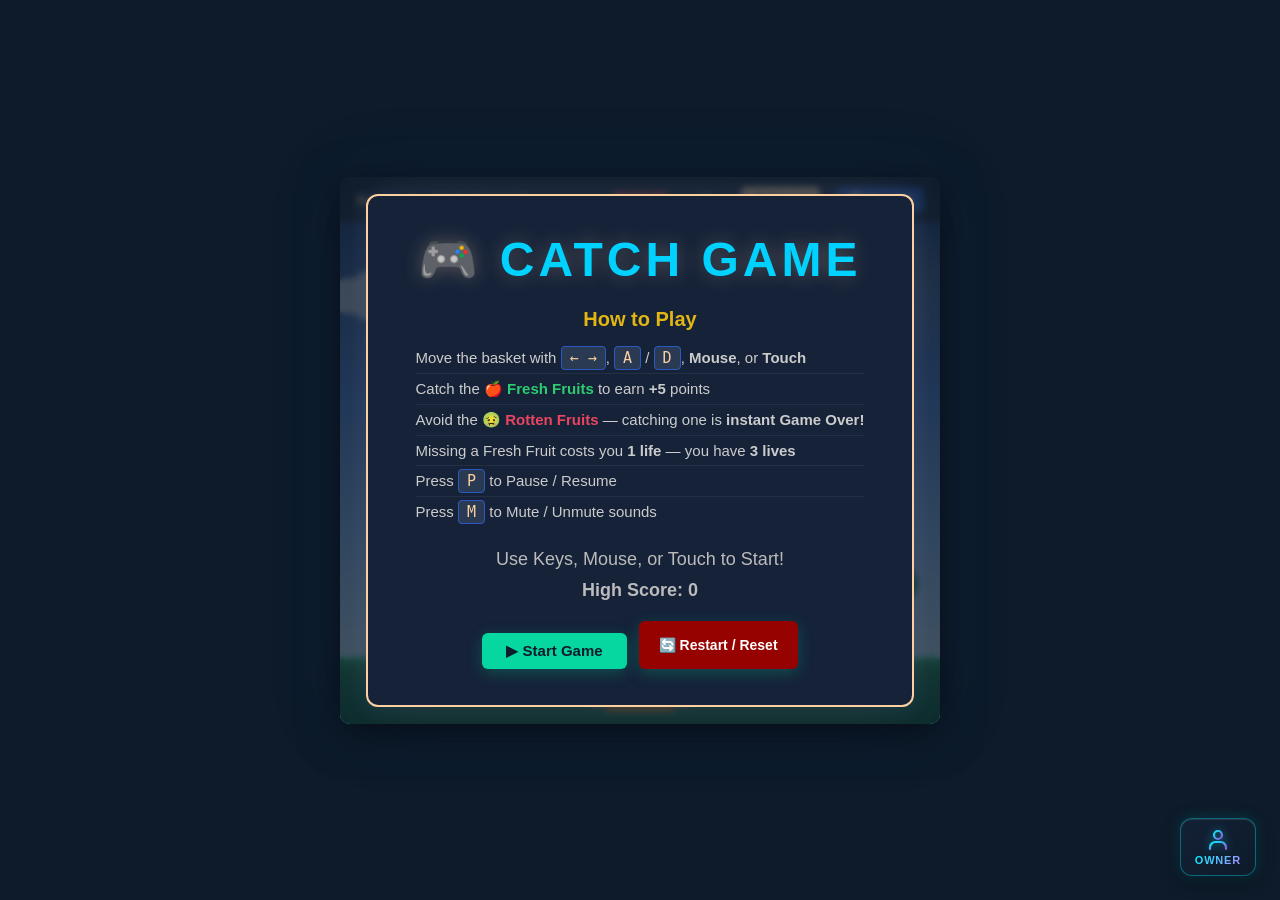
<file: CS_CRP/Homework_6/index.html>
<!DOCTYPE html>
<html lang="en">
<head>
  <meta charset="UTF-8">
  <meta name="viewport" content="width=device-width, initial-scale=1.0">
  <title>Catch Game</title>
  <link rel="stylesheet" href="style.css">
</head>
<body>
  <div id="game-wrapper">
    <!-- HUD -->
    <div id="hud">
      <div id="hud-left">
        <span>Score: <span id="hud-score">0</span></span>
        <span>High Score: <span id="hud-high">0</span></span>
        <span id="hud-new-hs" class="hud-new-hs hidden">🏆 NEW HIGH SCORE!</span>
      </div>
      <div id="hud-right">
        <span id="hud-lives">❤️❤️❤️</span>
        <button id="btn-mute" title="Toggle Sound">🔊</button>
        <button id="btn-pause">⏸ Pause</button>
        <button id="btn-restart">🔄 Restart</button>
      </div>
    </div>

    <!-- Game Canvas -->
    <canvas id="game-canvas" width="600" height="500"></canvas>

    <!-- Start / How to Play Overlay -->
    <div id="start-overlay" class="overlay">
      <div class="overlay-box start-box">
        <h1>🎮 CATCH GAME</h1>
        <div class="how-to-play">
          <h2>How to Play</h2>
          <ul>
            <li>Move the basket with <kbd>← →</kbd>, <kbd>A</kbd> / <kbd>D</kbd>, <strong>Mouse</strong>, or <strong>Touch</strong></li>
            <li>Catch the <span class="good-text">🍎 Fresh Fruits</span> to earn <strong>+5</strong> points</li>
            <li>Avoid the <span class="bad-text">🤢 Rotten Fruits</span> — catching one is <strong>instant Game Over!</strong></li>
            <li>Missing a Fresh Fruit costs you <strong>1 life</strong> — you have <strong>3 lives</strong></li>
            <li>Press <kbd>P</kbd> to Pause / Resume</li>
            <li>Press <kbd>M</kbd> to Mute / Unmute sounds</li>
          </ul>
        </div>
        <p class="start-prompt">Use Keys, Mouse, or Touch to Start!</p>
        <p class="start-hs-display">High Score: <span id="start-hs-val">0</span></p>
        <div style="display:flex; justify-content:center; gap:12px; margin-top:12px; flex-wrap:wrap;">
          <button id="btn-start-game" style="font-size:15px; font-weight:700; padding:9px 24px; background:var(--emerald); color:var(--dark-bg); border:none; border-radius:6px; cursor:pointer;">▶ Start Game</button>
          <button id="btn-reset-hs-start" style="font-size:14px; background:#960200; color:#fff; padding:9px 20px; border:none; border-radius:6px; cursor:pointer;">🔄 Restart / Reset</button>
        </div>
      </div>
    </div>

    <!-- Pause Overlay -->
    <div id="pause-overlay" class="overlay hidden">
      <div class="overlay-box">
        <h1>PAUSED</h1>
        <p>Press <kbd>P</kbd> or click Resume to continue</p>
        <button id="btn-resume">▶ Resume</button>
      </div>
    </div>

    <!-- Game Over Overlay -->
    <div id="gameover-overlay" class="overlay hidden">
      <div class="overlay-box">
        <h1>GAME OVER</h1>
        <p>Score: <span id="go-score">0</span></p>
        <p>High Score: <span id="go-high">0</span></p>
        <button id="btn-go-restart">🔄 Play Again</button>
        <button id="btn-reset-hs">🗑 Reset High Score</button>
      </div>
    </div>

    <!-- Mobile Touch Controls -->
    <div id="touch-controls">
      <button class="touch-btn" id="btn-touch-left">◀</button>
      <button class="touch-btn" id="btn-touch-right">▶</button>
    </div>
  </div>

  <!-- Owner / Portfolio Button -->
  <a id="owner-btn"
     href="https://hamzaowais-1.github.io/HeuserClg/CS_CRP/Homework_8/index.html"
     target="_blank"
     rel="noopener noreferrer"
     aria-label="View Owner's Portfolio"
     title="View Owner's Portfolio">
    <svg class="owner-icon" viewBox="0 0 24 24" fill="none" xmlns="http://www.w3.org/2000/svg" width="24" height="24">
      <defs>
        <linearGradient id="owner-gradient" x1="0%" y1="0%" x2="100%" y2="100%">
          <stop offset="0%" stop-color="#00f2fe"/>
          <stop offset="100%" stop-color="#9d4edd"/>
        </linearGradient>
      </defs>
      <circle cx="12" cy="7" r="4" stroke="url(#owner-gradient)" stroke-width="2.2" stroke-linecap="round" stroke-linejoin="round"/>
      <path d="M4 21v-1.5a5.5 5.5 0 0 1 5.5-5.5h5a5.5 5.5 0 0 1 5.5 5.5V21" stroke="url(#owner-gradient)" stroke-width="2.2" stroke-linecap="round" stroke-linejoin="round"/>
    </svg>
    <span class="owner-label">Owner</span>
  </a>

  <script src="script.js"></script>
</body>
</html>
</file>
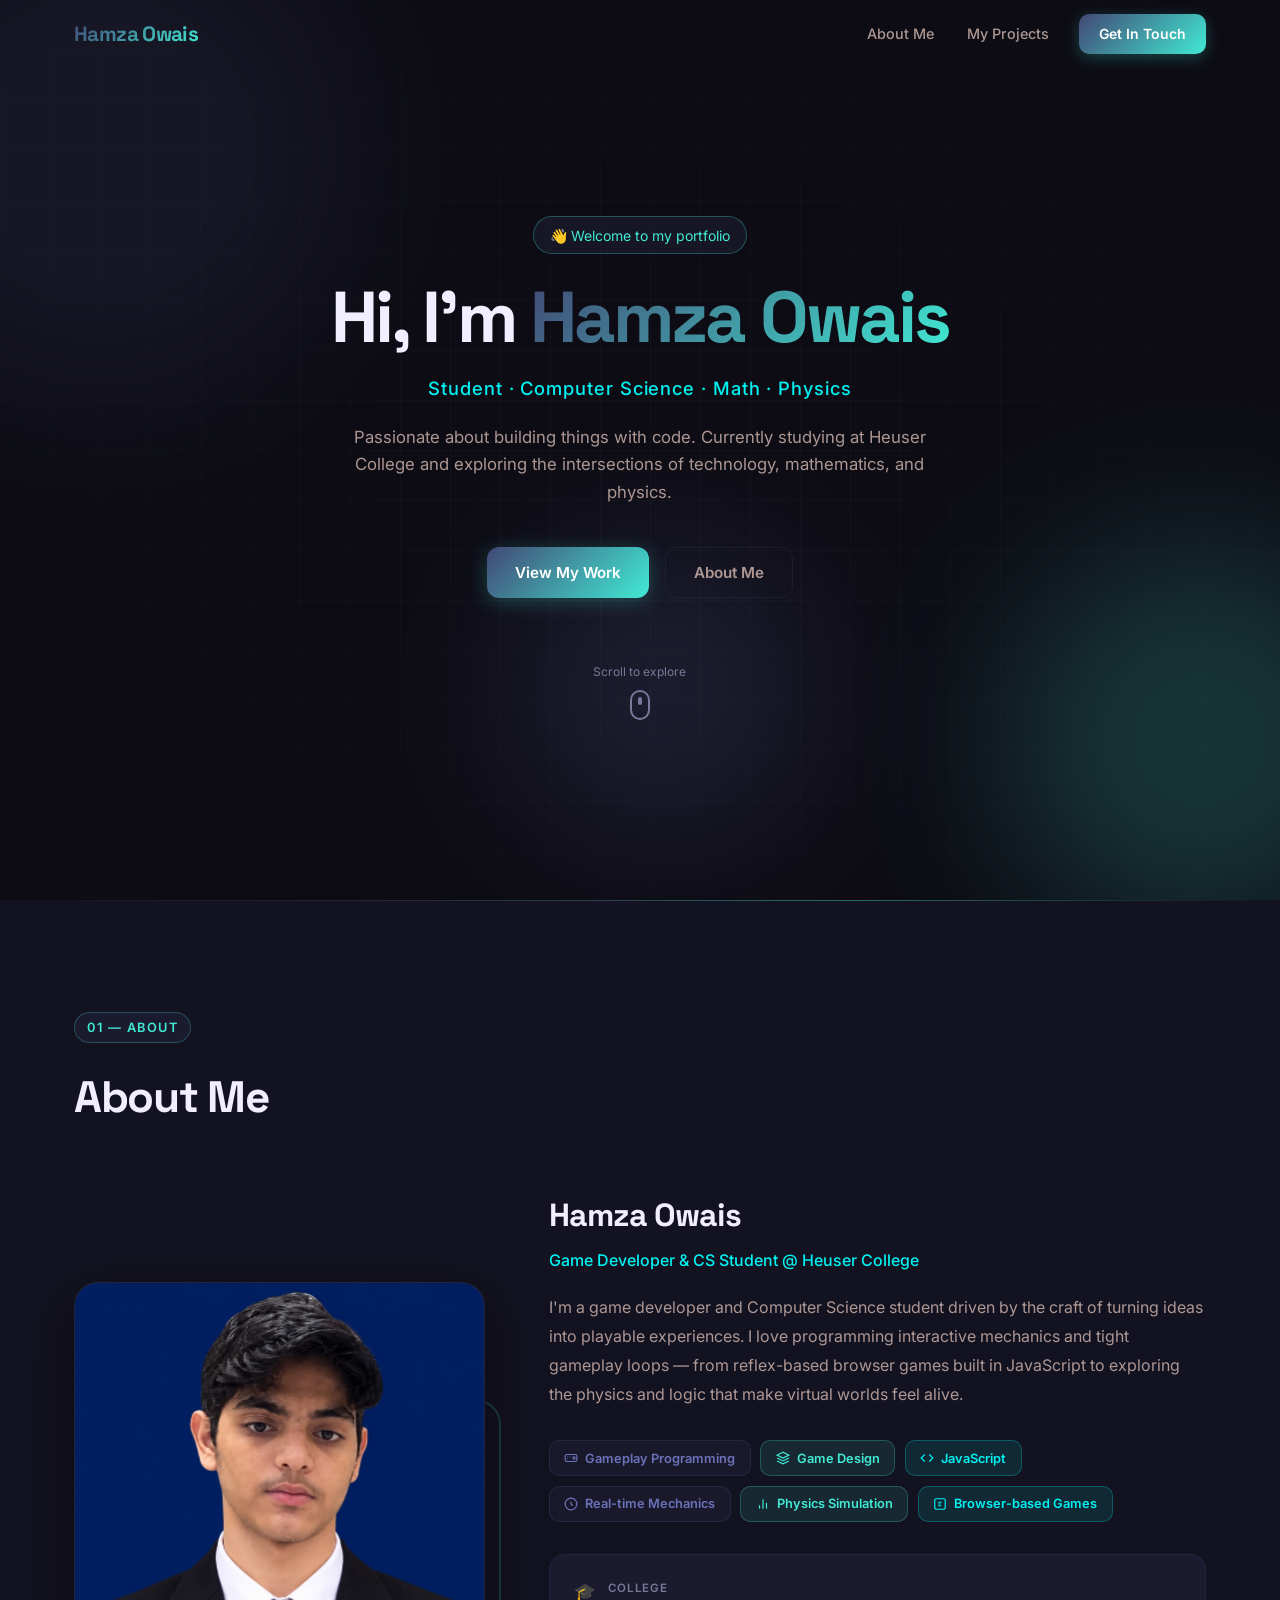
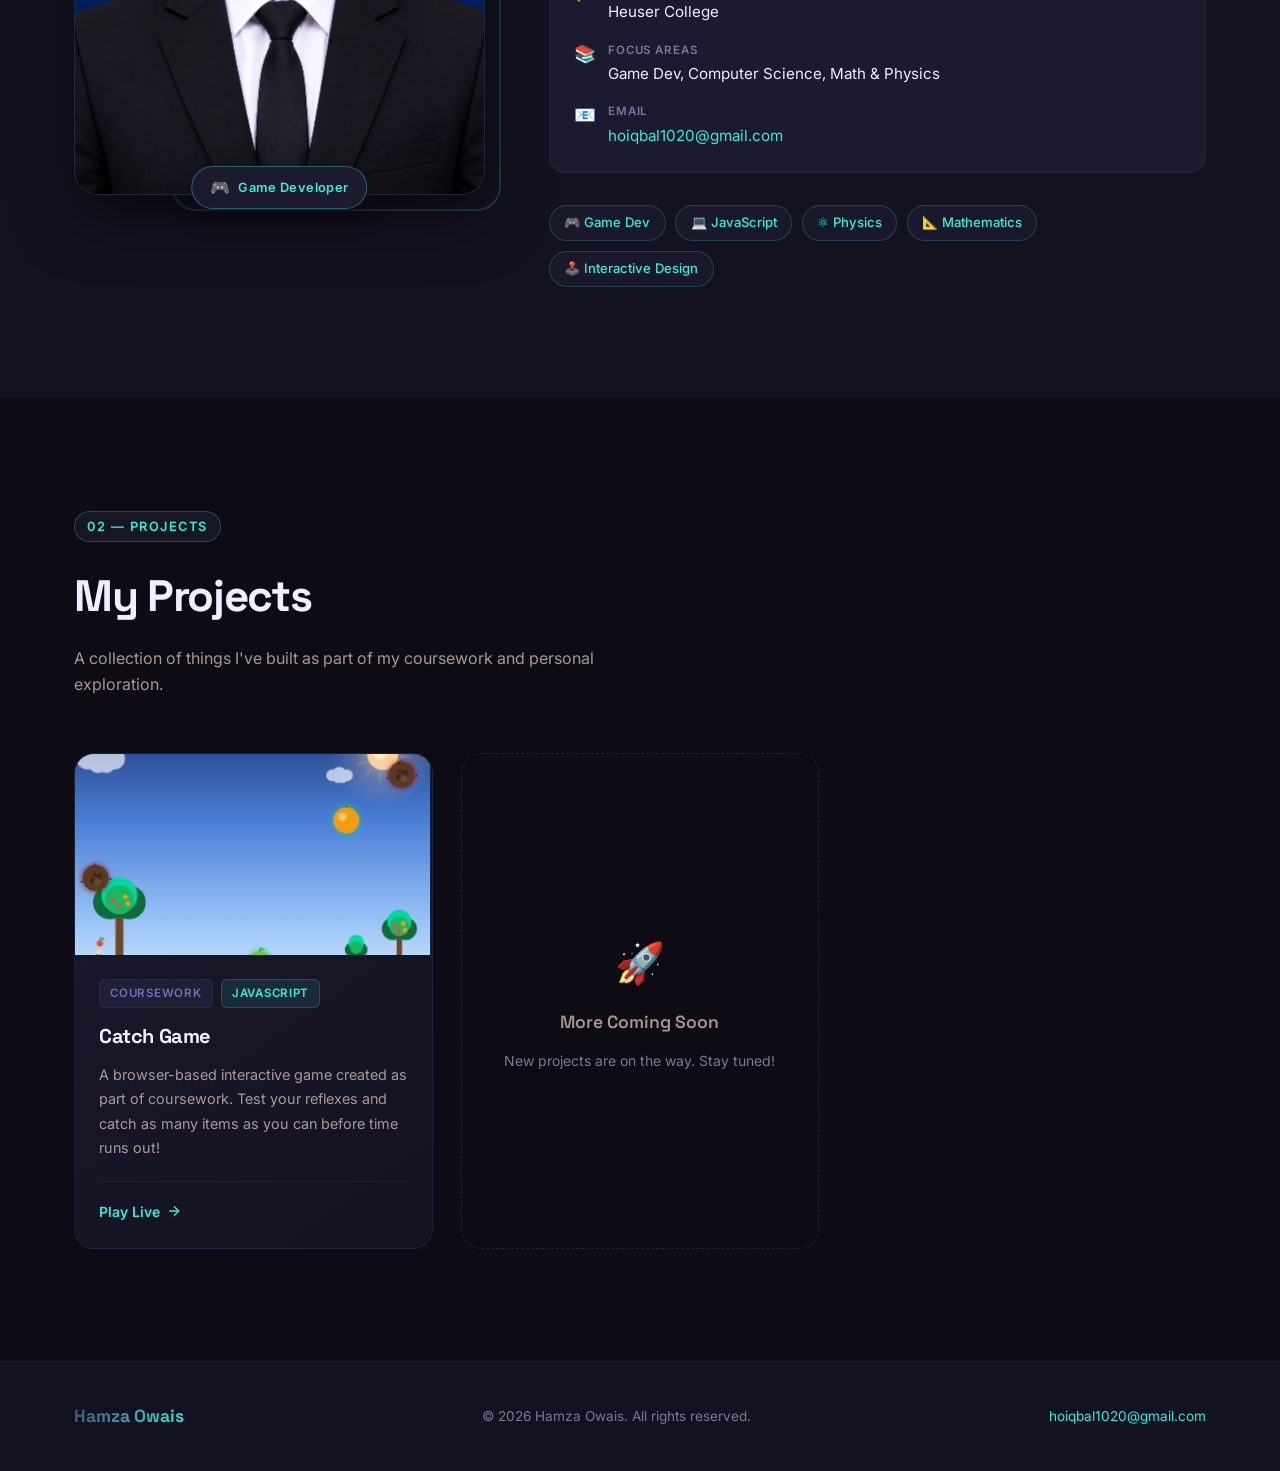
<file: CS_CRP/Homework_8/index.html>
<!DOCTYPE html>
<html lang="en">
<head>
  <meta charset="UTF-8" />
  <meta name="viewport" content="width=device-width, initial-scale=1.0" />
  <title>Hamza Owais | Portfolio</title>
  <link rel="stylesheet" href="style.css" />
  <link rel="preconnect" href="https://fonts.googleapis.com" />
  <link rel="preconnect" href="https://fonts.gstatic.com" crossorigin />
  <link href="https://fonts.googleapis.com/css2?family=Inter:wght@300;400;500;600;700;800&family=Space+Grotesk:wght@400;500;600;700&display=swap" rel="stylesheet" />
  <link href="https://fonts.googleapis.com/css2?family=Playfair+Display:ital,wght@0,400..900;1,400..900&display=swap" rel="stylesheet" />
</head>
<body>

  <!-- ═══════════════════════════════════════════
       NAVIGATION
  ════════════════════════════════════════════ -->
  <header class="navbar" id="navbar">
    <div class="nav-container">
      <a href="#hero" class="nav-logo">Hamza Owais</a>
      <button class="nav-toggle" id="navToggle" aria-label="Toggle navigation">
        <span></span><span></span><span></span>
      </button>
      <nav class="nav-links" id="navLinks">
        <a href="#about" class="nav-link">About Me</a>
        <a href="#projects" class="nav-link">My Projects</a>
        <a href="mailto:hoiqbal1020@gmail.com" class="nav-cta">Get In Touch</a>
      </nav>
    </div>
  </header>

  <!-- ═══════════════════════════════════════════
       HERO
  ════════════════════════════════════════════ -->
  <section class="hero" id="hero">
    <div class="hero-bg">
      <div class="blob blob-1"></div>
      <div class="blob blob-2"></div>
      <div class="blob blob-3"></div>
      <div class="grid-overlay"></div>
    </div>
    <div class="hero-content">
      <div class="hero-badge">👋 Welcome to my portfolio</div>
      <h1 class="hero-title">
        Hi, I'm <span class="gradient-text">Hamza Owais</span>
      </h1>
      <p class="hero-subtitle">Student · Computer Science · Math · Physics</p>
      <p class="hero-description">
        Passionate about building things with code. Currently studying at Heuser College and exploring the
        intersections of technology, mathematics, and physics.
      </p>
      <div class="hero-actions">
        <a href="#projects" class="btn btn-primary">View My Work</a>
        <a href="#about" class="btn btn-ghost">About Me</a>
      </div>
      <div class="hero-scroll-hint">
        <span>Scroll to explore</span>
        <div class="scroll-arrow"></div>
      </div>
    </div>
  </section>

  <!-- ═══════════════════════════════════════════
       ABOUT ME
  ════════════════════════════════════════════ -->
  <section class="about section" id="about">
    <div class="container">
      <div class="section-header">
        <span class="section-tag">01 — About</span>
        <h2 class="section-title">About Me</h2>
      </div>

      <div class="about-grid">
        <!-- Portrait -->
        <div class="about-image-wrapper">
          <div class="image-frame">
            <img
              src="portrait.jpg"
              alt="Hamza Owais Portrait"
              class="about-portrait"
              onerror="this.style.display='none'; this.nextElementSibling.style.display='flex';"
            />
            <!-- Fallback placeholder shown if image not found -->
            <div class="portrait-placeholder" style="display:none;">
              <svg xmlns="http://www.w3.org/2000/svg" viewBox="0 0 24 24" fill="none" stroke="currentColor" stroke-width="1.5">
                <circle cx="12" cy="8" r="4"/>
                <path d="M4 20c0-4 3.6-7 8-7s8 3 8 7"/>
              </svg>
              <span>Hamza Owais</span>
            </div>
          </div>
          <div class="image-decoration"></div>
          <!-- Floating game-dev accent badge -->
          <div class="about-float-badge">
            <span class="float-badge-icon">🎮</span>
            <span class="float-badge-text">Game Developer</span>
          </div>
        </div>

        <!-- Info -->
        <div class="about-info">
          <h3 class="about-name">Hamza Owais</h3>
          <p class="about-role">Game Developer &amp; CS Student @ Heuser College</p>

          <p class="about-bio">
            I'm a game developer and Computer Science student driven by the craft of turning
            ideas into playable experiences. I love programming interactive mechanics and
            tight gameplay loops — from reflex-based browser games built in JavaScript to
            exploring the physics and logic that make virtual worlds feel alive.
          </p>

          <!-- Skills highlight strip -->
          <div class="about-skills-strip">
            <div class="skill-pill skill-pill--primary">
              <svg class="skill-icon" xmlns="http://www.w3.org/2000/svg" viewBox="0 0 24 24" fill="none" stroke="currentColor" stroke-width="2"><rect x="2" y="6" width="20" height="12" rx="3"/><path d="M6 10h1m3 0h1M6 14h1"/><circle cx="17" cy="12" r="2"/></svg>
              Gameplay Programming
            </div>
            <div class="skill-pill skill-pill--accent">
              <svg class="skill-icon" xmlns="http://www.w3.org/2000/svg" viewBox="0 0 24 24" fill="none" stroke="currentColor" stroke-width="2"><path d="M12 2L2 7l10 5 10-5-10-5z"/><path d="M2 17l10 5 10-5"/><path d="M2 12l10 5 10-5"/></svg>
              Game Design
            </div>
            <div class="skill-pill skill-pill--success">
              <svg class="skill-icon" xmlns="http://www.w3.org/2000/svg" viewBox="0 0 24 24" fill="none" stroke="currentColor" stroke-width="2"><polyline points="16 18 22 12 16 6"/><polyline points="8 6 2 12 8 18"/></svg>
              JavaScript
            </div>
            <div class="skill-pill skill-pill--primary">
              <svg class="skill-icon" xmlns="http://www.w3.org/2000/svg" viewBox="0 0 24 24" fill="none" stroke="currentColor" stroke-width="2"><circle cx="12" cy="12" r="10"/><path d="M12 8v4l3 3"/></svg>
              Real-time Mechanics
            </div>
            <div class="skill-pill skill-pill--accent">
              <svg class="skill-icon" xmlns="http://www.w3.org/2000/svg" viewBox="0 0 24 24" fill="none" stroke="currentColor" stroke-width="2"><path d="M18 20V10"/><path d="M12 20V4"/><path d="M6 20v-6"/></svg>
              Physics Simulation
            </div>
            <div class="skill-pill skill-pill--success">
              <svg class="skill-icon" xmlns="http://www.w3.org/2000/svg" viewBox="0 0 24 24" fill="none" stroke="currentColor" stroke-width="2"><rect x="3" y="3" width="18" height="18" rx="3"/><path d="M9 9h6M9 12h4M9 15h5"/></svg>
              Browser-based Games
            </div>
          </div>

          <div class="about-details">
            <div class="detail-item">
              <span class="detail-icon">🎓</span>
              <div>
                <span class="detail-label">College</span>
                <span class="detail-value">Heuser College</span>
              </div>
            </div>
            <div class="detail-item">
              <span class="detail-icon">📚</span>
              <div>
                <span class="detail-label">Focus Areas</span>
                <span class="detail-value">Game Dev, Computer Science, Math &amp; Physics</span>
              </div>
            </div>
            <div class="detail-item">
              <span class="detail-icon">📧</span>
              <div>
                <span class="detail-label">Email</span>
                <a href="mailto:hoiqbal1020@gmail.com" class="detail-value detail-link">hoiqbal1020@gmail.com</a>
              </div>
            </div>
          </div>

          <div class="about-tags">
            <span class="tag">🎮 Game Dev</span>
            <span class="tag">💻 JavaScript</span>
            <span class="tag">⚛️ Physics</span>
            <span class="tag">📐 Mathematics</span>
            <span class="tag">🕹️ Interactive Design</span>
          </div>
        </div>
      </div>
    </div>
  </section>

  <!-- ═══════════════════════════════════════════
       MY PROJECTS
  ════════════════════════════════════════════ -->
  <section class="projects section" id="projects">
    <div class="container">
      <div class="section-header">
        <span class="section-tag">02 — Projects</span>
        <h2 class="section-title">My Projects</h2>
        <p class="section-desc">A collection of things I've built as part of my coursework and personal exploration.</p>
      </div>

      <div class="projects-grid">
        <!-- Project Card: Catch Game -->
        <a
          href="https://hamzaowais-1.github.io/Heuser/CS_CRP/Homework_6/index.html"
          target="_blank"
          rel="noopener noreferrer"
          class="project-card"
          aria-label="Catch Game - Play the game"
        >
          <div class="project-image-wrapper">
            <img
              src="catch-game-preview.png"
              alt="Catch Game Screenshot Preview"
              class="project-image"
              onerror="this.style.display='none'; this.nextElementSibling.style.display='flex';"
            />
            <!-- Fallback placeholder -->
            <div class="project-placeholder" style="display:none;">
              <span class="placeholder-emoji">🎮</span>
              <span>Catch Game</span>
            </div>
            <div class="project-overlay">
              <span class="overlay-label">
                <svg xmlns="http://www.w3.org/2000/svg" width="20" height="20" viewBox="0 0 24 24" fill="none" stroke="currentColor" stroke-width="2">
                  <path d="M18 13v6a2 2 0 0 1-2 2H5a2 2 0 0 1-2-2V8a2 2 0 0 1 2-2h6"/>
                  <polyline points="15 3 21 3 21 9"/>
                  <line x1="10" y1="14" x2="21" y2="3"/>
                </svg>
                Play Game
              </span>
            </div>
          </div>
          <div class="project-body">
            <div class="project-meta">
              <span class="project-badge">Coursework</span>
              <span class="project-badge project-badge--lang">JavaScript</span>
            </div>
            <h3 class="project-title">Catch Game</h3>
            <p class="project-desc">
              A browser-based interactive game created as part of coursework. Test your reflexes and
              catch as many items as you can before time runs out!
            </p>
            <div class="project-footer">
              <span class="project-link-label">
                Play Live
                <svg xmlns="http://www.w3.org/2000/svg" width="16" height="16" viewBox="0 0 24 24" fill="none" stroke="currentColor" stroke-width="2">
                  <line x1="5" y1="12" x2="19" y2="12"/>
                  <polyline points="12 5 19 12 12 19"/>
                </svg>
              </span>
            </div>
          </div>
        </a>

        <!-- "More Coming Soon" Card -->
        <div class="project-card project-card--soon">
          <div class="soon-content">
            <span class="soon-icon">🚀</span>
            <h3>More Coming Soon</h3>
            <p>New projects are on the way. Stay tuned!</p>
          </div>
        </div>
      </div>
    </div>
  </section>

  <!-- ═══════════════════════════════════════════
       FOOTER
  ════════════════════════════════════════════ -->
  <footer class="footer">
    <div class="container">
      <div class="footer-inner">
        <span class="footer-logo">Hamza Owais</span>
        <p class="footer-copy">© 2024 Hamza Owais. All rights reserved.</p>
        <a href="mailto:hoiqbal1020@gmail.com" class="footer-email">hoiqbal1020@gmail.com</a>
      </div>
    </div>
  </footer>

  <!-- ═══════════════════════════════════════════
       GET IN TOUCH MODAL
  ════════════════════════════════════════════ -->
  <div class="modal-overlay" id="contactModal" role="dialog" aria-modal="true" aria-labelledby="modalTitle">
    <div class="modal-box">
      <button class="modal-close" id="modalClose" aria-label="Close modal">&times;</button>

      <div class="modal-header">
        <div class="modal-icon">✉️</div>
        <h2 class="modal-title" id="modalTitle">Get in Touch</h2>
        <p class="modal-subtitle">Feel free to reach out — I'd love to connect!</p>
      </div>

      <!-- Email -->
      <div class="modal-email-block">
        <span class="modal-label">📧 Email</span>
        <div class="modal-email-row">
          <a href="mailto:hoiqbal1020@gmail.com" class="modal-email-link">hoiqbal1020@gmail.com</a>
          <button class="btn-copy" id="copyEmailBtn" aria-label="Copy email address">
            <svg xmlns="http://www.w3.org/2000/svg" width="15" height="15" viewBox="0 0 24 24" fill="none" stroke="currentColor" stroke-width="2" stroke-linecap="round" stroke-linejoin="round">
              <rect x="9" y="9" width="13" height="13" rx="2"/><path d="M5 15H4a2 2 0 0 1-2-2V4a2 2 0 0 1 2-2h9a2 2 0 0 1 2 2v1"/>
            </svg>
            <span class="copy-label">Copy</span>
          </button>
        </div>
      </div>

      <!-- Divider -->
      <div class="modal-divider">
        <span>Connect on Social</span>
      </div>

      <!-- Social links -->
      <div class="modal-socials">

        <!-- Instagram -->
        <a
          href="https://www.instagram.com/hamzaowais9?dlrf=MWRpbG8wd29idmhmZg%3D%3D&utm_source=qr"
          target="_blank"
          rel="noopener noreferrer"
          class="social-btn social-btn--instagram"
          aria-label="Instagram profile"
        >
          <svg xmlns="http://www.w3.org/2000/svg" width="20" height="20" viewBox="0 0 24 24" fill="currentColor">
            <path d="M12 2.163c3.204 0 3.584.012 4.85.07 3.252.148 4.771 1.691 4.919 4.919.058 1.265.069 1.645.069 4.849 0 3.205-.012 3.584-.069 4.849-.149 3.225-1.664 4.771-4.919 4.919-1.266.058-1.644.07-4.85.07-3.204 0-3.584-.012-4.849-.07-3.26-.149-4.771-1.699-4.919-4.92-.058-1.265-.07-1.644-.07-4.849 0-3.204.013-3.583.07-4.849.149-3.227 1.664-4.771 4.919-4.919 1.266-.057 1.645-.069 4.849-.069zM12 0C8.741 0 8.333.014 7.053.072 2.695.272.273 2.69.073 7.052.014 8.333 0 8.741 0 12c0 3.259.014 3.668.072 4.948.2 4.358 2.618 6.78 6.98 6.98C8.333 23.986 8.741 24 12 24c3.259 0 3.668-.014 4.948-.072 4.354-.2 6.782-2.618 6.979-6.98.059-1.28.073-1.689.073-4.948 0-3.259-.014-3.667-.072-4.947-.196-4.354-2.617-6.78-6.979-6.98C15.668.014 15.259 0 12 0zm0 5.838a6.162 6.162 0 1 0 0 12.324 6.162 6.162 0 0 0 0-12.324zM12 16a4 4 0 1 1 0-8 4 4 0 0 1 0 8zm6.406-11.845a1.44 1.44 0 1 0 0 2.881 1.44 1.44 0 0 0 0-2.881z"/>
          </svg>
          <span>Instagram</span>
        </a>

        <!-- Facebook -->
        <a
          href="https://www.facebook.com/profile.php?id=100093808847526"
          target="_blank"
          rel="noopener noreferrer"
          class="social-btn social-btn--facebook"
          aria-label="Facebook profile"
        >
          <svg xmlns="http://www.w3.org/2000/svg" width="20" height="20" viewBox="0 0 24 24" fill="currentColor">
            <path d="M24 12.073c0-6.627-5.373-12-12-12s-12 5.373-12 12c0 5.99 4.388 10.954 10.125 11.854v-8.385H7.078v-3.47h3.047V9.43c0-3.007 1.792-4.669 4.533-4.669 1.312 0 2.686.235 2.686.235v2.953H15.83c-1.491 0-1.956.925-1.956 1.874v2.25h3.328l-.532 3.47h-2.796v8.385C19.612 23.027 24 18.062 24 12.073z"/>
          </svg>
          <span>Facebook</span>
        </a>

        <!-- LinkedIn -->
        <a
          href="https://www.linkedin.com/in/muhammad-hamza-owais-b55314428?utm_source=share_via&utm_content=profile&utm_medium=member_ios"
          target="_blank"
          rel="noopener noreferrer"
          class="social-btn social-btn--linkedin"
          aria-label="LinkedIn profile"
        >
          <svg xmlns="http://www.w3.org/2000/svg" width="20" height="20" viewBox="0 0 24 24" fill="currentColor">
            <path d="M20.447 20.452h-3.554v-5.569c0-1.328-.027-3.037-1.852-3.037-1.853 0-2.136 1.445-2.136 2.939v5.667H9.351V9h3.414v1.561h.046c.477-.9 1.637-1.85 3.37-1.85 3.601 0 4.267 2.37 4.267 5.455v6.286zM5.337 7.433a2.062 2.062 0 0 1-2.063-2.065 2.064 2.064 0 1 1 2.063 2.065zm1.782 13.019H3.555V9h3.564v11.452zM22.225 0H1.771C.792 0 0 .774 0 1.729v20.542C0 23.227.792 24 1.771 24h20.451C23.2 24 24 23.227 24 22.271V1.729C24 .774 23.2 0 22.222 0h.003z"/>
          </svg>
          <span>LinkedIn</span>
        </a>

      </div><!-- /modal-socials -->
    </div><!-- /modal-box -->
  </div><!-- /modal-overlay -->

  <script src="script.js"></script>
</body>
</html>
</file>
<file: CS_CRP/Homework_6/style.css>
/* ===== Custom Properties (Palette Tokens) ===== */
:root {
  --soft-apricot: #fcd0a1;
  --laser-blue: #2b59c3;
  --emerald: #06d6a0;
  --oxblood: #960200;
  --turf-green: #137547;
  --dark-bg: #0d1b2a;
  --panel-bg: #152238;
}

/* ===== Reset & Base ===== */
*, *::before, *::after {
  margin: 0;
  padding: 0;
  box-sizing: border-box;
}

body {
  background: var(--dark-bg);
  display: flex;
  justify-content: center;
  align-items: center;
  min-height: 100vh;
  font-family: 'Segoe UI', Tahoma, Geneva, Verdana, sans-serif;
  color: #eee;
}

/* ===== Game Wrapper ===== */
#game-wrapper {
  position: relative;
  display: flex;
  flex-direction: column;
  align-items: center;
  border-radius: 10px;
  overflow: hidden;
  max-width: 100vw;
  box-shadow:
    0 8px 40px rgba(0, 0, 0, 0.6),
    0 0 80px rgba(43, 89, 195, 0.12);
}

/* ===== HUD ===== */
#hud {
  width: 600px;
  display: flex;
  justify-content: space-between;
  align-items: center;
  padding: 10px 16px;
  background: var(--panel-bg);
  font-size: 15px;
  gap: 12px;
  border-bottom: 2px solid rgba(43, 89, 195, 0.4);
}

#hud-left, #hud-right {
  display: flex;
  align-items: center;
  gap: 16px;
}

#hud-left span {
  color: var(--soft-apricot);
  font-weight: 600;
}

#hud button {
  padding: 5px 12px;
  border: none;
  border-radius: 5px;
  cursor: pointer;
  font-size: 13px;
  font-weight: 600;
  transition: background 0.2s, transform 0.1s;
}

#btn-pause {
  background: var(--soft-apricot);
  color: var(--dark-bg);
}
#btn-pause:hover {
  background: #e8b87e;
  transform: scale(1.05);
}

#btn-restart {
  background: var(--laser-blue);
  color: #fff;
}
#btn-restart:hover {
  background: #1e4399;
  transform: scale(1.05);
}

#btn-mute {
  background: transparent;
  color: #eee;
  font-size: 18px;
  padding: 4px 8px;
  border: 1px solid rgba(255,255,255,0.15);
  border-radius: 5px;
  cursor: pointer;
  transition: background 0.2s, transform 0.1s;
  line-height: 1;
}
#btn-mute:hover {
  background: rgba(255,255,255,0.1);
  transform: scale(1.1);
}

/* ===== Canvas ===== */
#game-canvas {
  display: block;
  background: #5a8fe6;          /* fallback before first frame paints */
  max-width: 100%;
  height: auto;
  touch-action: none;
  cursor: ew-resize;
}

/* ===== Overlays ===== */
.overlay {
  position: absolute;
  inset: 0;
  display: flex;
  justify-content: center;
  align-items: center;
  background: rgba(13, 27, 42, 0.75);
  z-index: 10;
  backdrop-filter: blur(3px);
}

.overlay.hidden {
  display: none;
}

/* ===== New High Score Badge in HUD ===== */
.hud-new-hs {
  font-size: 12px;
  font-weight: 700;
  color: #ffd700;
  background: rgba(255, 215, 0, 0.15);
  border: 1px solid #ffd700;
  border-radius: 4px;
  padding: 2px 8px;
  letter-spacing: 1px;
  animation: hs-badge-pulse 0.8s ease-in-out infinite;
}
.hud-new-hs.hidden { display: none; }

@keyframes hs-badge-pulse {
  0%, 100% { opacity: 1; transform: scale(1); }
  50% { opacity: 0.6; transform: scale(1.05); }
}

/* ===== Score Flash / Pop animation ===== */
@keyframes score-pop {
  0%   { transform: scale(1); color: var(--soft-apricot); }
  30%  { transform: scale(1.4); color: #ffd700; }
  100% { transform: scale(1); color: var(--soft-apricot); }
}
.score-pop {
  animation: score-pop 0.35s ease-out;
}

/* ===== Overlay fade transition ===== */
.overlay {
  transition: opacity 0.25s ease;
}
.overlay.fade-out {
  opacity: 0;
  pointer-events: none;
}

/* ===== Screen shake ===== */
@keyframes screen-shake {
  0%   { transform: translate(0, 0); }
  20%  { transform: translate(-4px, 2px); }
  40%  { transform: translate(4px, -2px); }
  60%  { transform: translate(-3px, 1px); }
  80%  { transform: translate(3px, -1px); }
  100% { transform: translate(0, 0); }
}
.shake {
  animation: screen-shake 0.3s ease-out;
}

/* ===== Reset HS button ===== */
#btn-reset-hs, #btn-reset-hs-start {
  background: #960200;
  color: #fff;
  font-size: 14px;
  padding: 8px 20px;
  margin-top: 8px;
  border: none;
  border-radius: 6px;
  cursor: pointer;
  transition: background 0.2s, transform 0.1s;
}
#btn-reset-hs:hover, #btn-reset-hs-start:hover {
  background: #700100;
  transform: scale(1.04);
}

/* ===== Mobile touch controls ===== */
#touch-controls {
  display: none;
  justify-content: space-between;
  width: 600px;
  padding: 10px 16px;
  background: var(--panel-bg);
  border-top: 2px solid rgba(43, 89, 195, 0.4);
  gap: 12px;
}
.touch-btn {
  flex: 1;
  padding: 16px 0;
  font-size: 28px;
  background: rgba(43, 89, 195, 0.25);
  border: 1px solid rgba(43, 89, 195, 0.5);
  border-radius: 10px;
  color: #eee;
  cursor: pointer;
  touch-action: none;
  user-select: none;
  -webkit-user-select: none;
  transition: background 0.1s;
  min-height: 60px;
}
.touch-btn:active {
  background: rgba(43, 89, 195, 0.55);
  transform: scale(0.98);
}

@media (max-width: 640px), (hover: none) and (pointer: coarse) {
  #touch-controls {
    display: flex;
    width: 100%;
    max-width: 600px;
    padding: 8px 12px;
    padding-right: 80px; /* Safe space to prevent right touch button from overlapping owner button */
  }
}

@media (max-width: 640px) {
  #game-wrapper { width: 100vw; border-radius: 0; }
  #hud { width: 100vw; padding: 8px 10px; font-size: 13px; gap: 8px; flex-wrap: wrap; }
  #hud-left, #hud-right { gap: 8px; flex-wrap: wrap; }
  #hud button { padding: 4px 8px; font-size: 12px; }
  .overlay-box { padding: 24px 20px; width: 90vw; max-width: 500px; }
  .overlay-box h1 { font-size: 32px; }
  .start-box h1 { font-size: 34px; margin-bottom: 12px; }
  .how-to-play li { font-size: 13px; }
}

/* ===== Start screen best score display ===== */
.start-hs-display {
  text-align: center;
  margin-top: 10px;
  font-size: 15px;
  color: #fcd0a1;
  font-weight: 600;
}

/* Game-over overlay is more transparent so particles show through */
#gameover-overlay {
  background: rgba(13, 27, 42, 0.45);
}

.overlay-box {
  text-align: center;
  background: var(--panel-bg);
  padding: 40px 56px;
  border-radius: 12px;
  border: 2px solid var(--soft-apricot);
  box-shadow:
    0 0 60px rgba(252, 208, 161, 0.12),
    0 0 20px rgba(43, 89, 195, 0.15);
}

.overlay-box h1 {
  font-size: 42px;
  margin-bottom: 16px;
  color: var(--soft-apricot);
  letter-spacing: 3px;
  text-shadow: 0 0 20px rgba(252, 208, 161, 0.3);
}

.overlay-box p {
  font-size: 18px;
  margin-bottom: 10px;
  color: #bbb;
}

.overlay-box kbd {
  background: #2a3a52;
  padding: 2px 8px;
  border-radius: 4px;
  font-size: 15px;
  border: 1px solid var(--laser-blue);
  color: var(--soft-apricot);
}

.overlay-box button {
  margin-top: 20px;
  padding: 12px 36px;
  font-size: 18px;
  font-weight: 700;
  border: none;
  border-radius: 8px;
  cursor: pointer;
  background: var(--emerald);
  color: var(--dark-bg);
  transition: background 0.2s, transform 0.1s;
  box-shadow: 0 4px 15px rgba(6, 214, 160, 0.25);
}

.overlay-box button:hover {
  background: #05b88a;
  transform: scale(1.05);
}

/* ===== Start Screen ===== */
.start-box {
  padding: 36px 48px;
}

.start-box h1 {
  font-size: 48px;
  color: #00d2ff;
  margin-bottom: 20px;
  letter-spacing: 4px;
}

.how-to-play {
  text-align: left;
  margin-bottom: 20px;
}

.how-to-play h2 {
  font-size: 20px;
  color: #e2b714;
  margin-bottom: 12px;
  text-align: center;
}

.how-to-play ul {
  list-style: none;
  padding: 0;
}

.how-to-play li {
  font-size: 15px;
  color: #ccc;
  padding: 6px 0;
  border-bottom: 1px solid rgba(255,255,255,0.06);
}

.how-to-play li:last-child {
  border-bottom: none;
}

.good-text {
  color: #2ecc71;
  font-weight: 700;
}

.bad-text {
  color: #e94560;
  font-weight: 700;
}

.start-prompt {
  margin-top: 22px;
  font-size: 18px;
  color: #fff;
  animation: pulse 1.5s ease-in-out infinite;
}

@keyframes pulse {
  0%, 100% { opacity: 1; }
  50% { opacity: 0.4; }
}

/* ===== Owner / Portfolio Floating Button ===== */
#owner-btn,
#portfolio-btn {
  position: fixed;
  bottom: 24px;
  right: 24px;
  z-index: 1000;
  display: inline-flex;
  flex-direction: column;
  align-items: center;
  justify-content: center;
  gap: 3px;
  padding: 9px 14px;
  min-width: 58px;
  border-radius: 12px;
  text-decoration: none;
  background: linear-gradient(135deg, rgba(21, 34, 56, 0.88) 0%, rgba(13, 27, 42, 0.94) 100%);
  border: 1.5px solid rgba(0, 242, 254, 0.35);
  backdrop-filter: blur(10px);
  -webkit-backdrop-filter: blur(10px);
  box-shadow:
    0 4px 18px rgba(0, 0, 0, 0.45),
    0 0 14px rgba(0, 242, 254, 0.2),
    inset 0 1px 1px rgba(255, 255, 255, 0.12);
  cursor: pointer;
  touch-action: manipulation;
  -webkit-tap-highlight-color: transparent;
  user-select: none;
  -webkit-user-select: none;
  transition: transform 0.25s cubic-bezier(0.34, 1.56, 0.64, 1),
              box-shadow 0.25s ease,
              border-color 0.25s ease,
              background 0.25s ease;
}

#owner-btn .owner-icon,
#portfolio-btn svg {
  flex-shrink: 0;
  transition: transform 0.25s cubic-bezier(0.34, 1.56, 0.64, 1), filter 0.25s ease;
  filter: drop-shadow(0 0 5px rgba(0, 242, 254, 0.45));
}

#owner-btn .owner-label,
.portfolio-label {
  font-family: 'Segoe UI', Tahoma, Geneva, Verdana, sans-serif;
  font-size: 11px;
  font-weight: 700;
  letter-spacing: 0.8px;
  text-transform: uppercase;
  line-height: 1;
  background: linear-gradient(135deg, #00f2fe 0%, #b388ff 100%);
  -webkit-background-clip: text;
  -webkit-text-fill-color: transparent;
  color: #00f2fe;
  white-space: nowrap;
}

/* Hover effects */
#owner-btn:hover,
#portfolio-btn:hover {
  transform: translateY(-3px) scale(1.08);
  border-color: rgba(0, 242, 254, 0.85);
  background: linear-gradient(135deg, rgba(28, 45, 75, 0.95) 0%, rgba(18, 33, 56, 0.98) 100%);
  box-shadow:
    0 8px 25px rgba(0, 0, 0, 0.55),
    0 0 22px rgba(0, 242, 254, 0.5),
    0 0 38px rgba(157, 78, 221, 0.35);
}

#owner-btn:hover .owner-icon,
#portfolio-btn:hover svg {
  transform: scale(1.12);
  filter: drop-shadow(0 0 8px rgba(0, 242, 254, 0.75));
}

/* Active / Pressed state */
#owner-btn:active,
#portfolio-btn:active {
  transform: translateY(-1px) scale(1.02);
  box-shadow:
    0 3px 12px rgba(0, 0, 0, 0.5),
    0 0 15px rgba(0, 242, 254, 0.35);
}

/* Focus outline for keyboard navigation */
#owner-btn:focus-visible,
#portfolio-btn:focus-visible {
  outline: 2px solid #00f2fe;
  outline-offset: 3px;
}

/* Mobile responsive placement */
@media (max-width: 640px), (hover: none) and (pointer: coarse) {
  #owner-btn,
  #portfolio-btn {
    bottom: max(12px, env(safe-area-inset-bottom, 12px));
    right: max(12px, env(safe-area-inset-right, 12px));
    padding: 7px 11px;
    min-width: 50px;
    border-radius: 10px;
  }

  #owner-btn .owner-icon,
  #portfolio-btn svg {
    width: 20px;
    height: 20px;
  }

  #owner-btn .owner-label,
  .portfolio-label {
    font-size: 10px;
    letter-spacing: 0.6px;
    display: block;
  }
}
</file>
<file: CS_CRP/Homework_8/style.css>
/* ══════════════════════════════════════════════════
   RESET & BASE
══════════════════════════════════════════════════ */
*, *::before, *::after {
  margin: 0;
  padding: 0;
  box-sizing: border-box;
}

:root {
  /* ── Brand Palette ── */
  --french-blue:    #424874;
  --rich-mahogany:  #3d1308;
  --neon-ice:       #00f2f2;
  --almond-silk:    #d5b9b2;
  --turquoise:      #41ead4;

  /* Color Palette — remapped to brand */
  --primary:        #424874;     /* french-blue */
  --primary-light:  #6b72b8;     /* lighter french-blue */
  --primary-dark:   #2f335a;     /* darker french-blue */
  --accent:         #41ead4;     /* turquoise */
  --accent-light:   #00f2f2;     /* neon-ice */
  --success:        #41ead4;     /* turquoise as success */

  --bg:             #0d0c14;
  --bg-surface:     #131220;
  --bg-card:        #1b1a2e;
  --bg-card-hover:  #22213a;

  --text-primary:   #f0eeff;
  --text-secondary: #d5b9b2cc;   /* almond-silk tinted */
  --text-muted:     #7a7899;

  --border:         rgba(66, 72, 116, 0.22);
  --border-hover:   rgba(65, 234, 212, 0.4);

  --gradient-main:  linear-gradient(135deg, var(--french-blue), var(--turquoise));
  --gradient-card:  linear-gradient(145deg, #1b1a2e, #131220);

  /* Typography */
  --font-body:      'Inter', system-ui, sans-serif;
  --font-heading:   'Space Grotesk', system-ui, sans-serif;

  /* Spacing */
  --section-pad:    7rem 0;
  --container-max:  1180px;

  /* Transitions */
  --ease:           cubic-bezier(0.4, 0, 0.2, 1);
  --duration:       0.3s;

  /* Navbar height */
  --nav-h:          68px;
}

html {
  scroll-behavior: smooth;
  font-size: 16px;
}

body {
  font-family: var(--font-body);
  background-color: var(--bg);
  color: var(--text-primary);
  line-height: 1.65;
  overflow-x: hidden;
  -webkit-font-smoothing: antialiased;
}

a {
  color: inherit;
  text-decoration: none;
}

img {
  max-width: 100%;
  display: block;
}

/* ══════════════════════════════════════════════════
   SCROLLBAR
══════════════════════════════════════════════════ */
::-webkit-scrollbar { width: 6px; }
::-webkit-scrollbar-track { background: var(--bg); }
::-webkit-scrollbar-thumb {
  background: var(--primary-dark);
  border-radius: 99px;
}

/* ══════════════════════════════════════════════════
   UTILITY
══════════════════════════════════════════════════ */
.container {
  max-width: var(--container-max);
  margin: 0 auto;
  padding: 0 1.5rem;
}

.gradient-text {
  background: var(--gradient-main);
  -webkit-background-clip: text;
  -webkit-text-fill-color: transparent;
  background-clip: text;
}

.section {
  padding: var(--section-pad);
  position: relative;
}

/* ══════════════════════════════════════════════════
   NAVBAR
══════════════════════════════════════════════════ */
.navbar {
  position: fixed;
  top: 0;
  left: 0;
  right: 0;
  z-index: 1000;
  height: var(--nav-h);
  transition: background var(--duration) var(--ease),
              box-shadow var(--duration) var(--ease),
              backdrop-filter var(--duration) var(--ease);
}

.navbar.scrolled {
  background: rgba(10, 10, 15, 0.85);
  backdrop-filter: blur(20px);
  -webkit-backdrop-filter: blur(20px);
  box-shadow: 0 1px 0 var(--border), 0 8px 32px rgba(0,0,0,0.3);
}

.nav-container {
  max-width: var(--container-max);
  margin: 0 auto;
  padding: 0 1.5rem;
  height: 100%;
  display: flex;
  align-items: center;
  justify-content: space-between;
}

.nav-logo-placeholder { display: none; } /* logo now styled in brand overrides section */

.nav-links {
  display: flex;
  align-items: center;
  gap: 0.25rem;
}

.nav-link {
  font-size: 0.9rem;
  font-weight: 500;
  color: var(--text-secondary);
  padding: 0.5rem 0.9rem;
  border-radius: 8px;
  transition: color var(--duration), background var(--duration);
  position: relative;
}
.nav-link::after {
  content: '';
  position: absolute;
  bottom: 4px;
  left: 50%;
  transform: translateX(-50%) scaleX(0);
  width: 60%;
  height: 2px;
  background: var(--gradient-main);
  border-radius: 2px;
  transition: transform var(--duration) var(--ease);
}
.nav-link:hover { color: var(--text-primary); }
.nav-link:hover::after, .nav-link.active::after { transform: translateX(-50%) scaleX(1); }
.nav-link.active { color: var(--text-primary); }

.nav-cta {
  margin-left: 0.75rem;
  padding: 0.5rem 1.25rem;
  background: var(--gradient-main);
  border-radius: 10px;
  font-size: 0.875rem;
  font-weight: 600;
  color: #fff !important;
  transition: opacity var(--duration), transform var(--duration), box-shadow var(--duration);
  box-shadow: 0 4px 15px rgba(65, 234, 212, 0.25);
}
.nav-cta:hover {
  opacity: 0.9;
  transform: translateY(-1px);
  box-shadow: 0 6px 20px rgba(65, 234, 212, 0.35);
}

/* Hamburger */
.nav-toggle {
  display: none;
  flex-direction: column;
  gap: 5px;
  background: none;
  border: none;
  cursor: pointer;
  padding: 4px;
}
.nav-toggle span {
  display: block;
  width: 24px;
  height: 2px;
  background: var(--text-primary);
  border-radius: 2px;
  transition: transform 0.3s, opacity 0.3s;
}
.nav-toggle.open span:nth-child(1) { transform: translateY(7px) rotate(45deg); }
.nav-toggle.open span:nth-child(2) { opacity: 0; }
.nav-toggle.open span:nth-child(3) { transform: translateY(-7px) rotate(-45deg); }

/* ══════════════════════════════════════════════════
   HERO
══════════════════════════════════════════════════ */
.hero {
  min-height: 100vh;
  display: flex;
  align-items: center;
  justify-content: center;
  text-align: center;
  padding: calc(var(--nav-h) + 2rem) 1.5rem 4rem;
  position: relative;
  overflow: hidden;
}

/* Animated blobs */
.hero-bg {
  position: absolute;
  inset: 0;
  pointer-events: none;
  z-index: 0;
}

.blob {
  position: absolute;
  border-radius: 50%;
  filter: blur(80px);
  opacity: 0.18;
  animation: blobFloat 8s ease-in-out infinite alternate;
}
.blob-1 {
  width: 500px; height: 500px;
  background: var(--primary);
  top: -100px; left: -150px;
  animation-delay: 0s;
}
.blob-2 {
  width: 400px; height: 400px;
  background: var(--accent);
  top: 60%; right: -120px;
  animation-delay: -3s;
}
.blob-3 {
  width: 300px; height: 300px;
  background: var(--primary-light);
  bottom: 60px; left: 40%;
  animation-delay: -6s;
}

@keyframes blobFloat {
  0%   { transform: translate(0, 0) scale(1); }
  100% { transform: translate(30px, -40px) scale(1.07); }
}

.grid-overlay {
  position: absolute;
  inset: 0;
  background-image:
    linear-gradient(rgba(255,255,255,0.025) 1px, transparent 1px),
    linear-gradient(90deg, rgba(255,255,255,0.025) 1px, transparent 1px);
  background-size: 50px 50px;
  mask-image: radial-gradient(ellipse 80% 80% at 50% 50%, black 20%, transparent 100%);
}

.hero-content {
  position: relative;
  z-index: 1;
  max-width: 760px;
}

.hero-badge {
  display: inline-block;
  padding: 0.4rem 1rem;
  background: rgba(66, 72, 116, 0.12);
  border: 1px solid rgba(66, 72, 116, 0.3);
  border-radius: 99px;
  font-size: 0.875rem;
  color: var(--primary-light);
  margin-bottom: 1.5rem;
  animation: fadeInUp 0.6s var(--ease) both;
}

.hero-title {
  font-family: var(--font-heading);
  font-size: clamp(2.5rem, 7vw, 4.5rem);
  font-weight: 800;
  line-height: 1.1;
  letter-spacing: -0.04em;
  margin-bottom: 1rem;
  animation: fadeInUp 0.6s 0.1s var(--ease) both;
}

.hero-subtitle {
  font-size: 1.15rem;
  font-weight: 500;
  color: var(--accent-light);
  letter-spacing: 0.05em;
  margin-bottom: 1.25rem;
  animation: fadeInUp 0.6s 0.2s var(--ease) both;
}

.hero-description {
  font-size: 1.05rem;
  color: var(--text-secondary);
  max-width: 580px;
  margin: 0 auto 2.5rem;
  animation: fadeInUp 0.6s 0.3s var(--ease) both;
}

.hero-actions {
  display: flex;
  gap: 1rem;
  justify-content: center;
  flex-wrap: wrap;
  animation: fadeInUp 0.6s 0.4s var(--ease) both;
}

/* Buttons */
.btn {
  display: inline-flex;
  align-items: center;
  gap: 0.5rem;
  padding: 0.75rem 1.75rem;
  border-radius: 12px;
  font-size: 0.95rem;
  font-weight: 600;
  transition: all var(--duration) var(--ease);
  cursor: pointer;
}
.btn-primary {
  background: var(--gradient-main);
  color: #fff;
  box-shadow: 0 4px 20px rgba(65, 234, 212, 0.25);
}
.btn-primary:hover {
  transform: translateY(-2px);
  box-shadow: 0 8px 28px rgba(65, 234, 212, 0.4);
}
.btn-ghost {
  background: transparent;
  color: var(--text-secondary);
  border: 1px solid var(--border);
}
.btn-ghost:hover {
  color: var(--text-primary);
  border-color: var(--border-hover);
  background: rgba(66, 72, 116, 0.07);
  transform: translateY(-2px);
}

/* Scroll hint */
.hero-scroll-hint {
  margin-top: 4rem;
  display: flex;
  flex-direction: column;
  align-items: center;
  gap: 0.5rem;
  font-size: 0.75rem;
  color: var(--text-muted);
  animation: fadeInUp 0.6s 0.6s var(--ease) both;
}
.scroll-arrow {
  width: 20px;
  height: 30px;
  border: 2px solid var(--text-muted);
  border-radius: 10px;
  position: relative;
}
.scroll-arrow::after {
  content: '';
  position: absolute;
  top: 5px;
  left: 50%;
  transform: translateX(-50%);
  width: 4px;
  height: 8px;
  background: var(--text-muted);
  border-radius: 2px;
  animation: scrollBounce 1.5s ease-in-out infinite;
}
@keyframes scrollBounce {
  0%, 100% { top: 5px; opacity: 1; }
  60% { top: 12px; opacity: 0.3; }
}

/* ══════════════════════════════════════════════════
   SECTION HEADERS
══════════════════════════════════════════════════ */
.section-header {
  margin-bottom: 3.5rem;
}

.section-tag {
  display: inline-block;
  font-size: 0.8rem;
  font-weight: 600;
  letter-spacing: 0.12em;
  text-transform: uppercase;
  color: var(--primary-light);
  margin-bottom: 0.6rem;
  background: rgba(66, 72, 116, 0.1);
  padding: 0.25rem 0.75rem;
  border-radius: 99px;
  border: 1px solid rgba(66, 72, 116, 0.2);
}

.section-title {
  font-family: var(--font-heading);
  font-size: clamp(1.9rem, 4vw, 2.75rem);
  font-weight: 700;
  letter-spacing: -0.03em;
  color: var(--text-primary);
  margin-top: 0.5rem;
}

.section-desc {
  font-size: 1rem;
  color: var(--text-secondary);
  max-width: 520px;
  margin-top: 0.75rem;
}

/* ══════════════════════════════════════════════════
   ABOUT
══════════════════════════════════════════════════ */
.about {
  background: var(--bg-surface);
}

.about::before {
  content: '';
  position: absolute;
  top: 0; left: 0; right: 0;
  height: 1px;
  background: linear-gradient(90deg, transparent, var(--primary), var(--accent), transparent);
  opacity: 0.4;
}

.about-grid {
  display: grid;
  grid-template-columns: 1fr 1.6fr;
  gap: 4rem;
  align-items: center;
}

/* Portrait */
.about-image-wrapper {
  position: relative;
}

.image-frame {
  position: relative;
  border-radius: 24px;
  overflow: hidden;
  aspect-ratio: 4 / 5;
  background: var(--bg-card);
  border: 1px solid var(--border);
  box-shadow: 0 20px 60px rgba(0,0,0,0.5);
}

.about-portrait {
  width: 100%;
  height: 100%;
  object-fit: cover;
  object-position: top;
  transition: transform 0.5s var(--ease);
}
.image-frame:hover .about-portrait { transform: scale(1.03); }

.portrait-placeholder {
  width: 100%;
  height: 100%;
  display: flex;
  flex-direction: column;
  align-items: center;
  justify-content: center;
  gap: 1rem;
  color: var(--text-muted);
  background: radial-gradient(circle at 50% 40%, rgba(66, 72, 116,0.1) 0%, transparent 70%);
}
.portrait-placeholder svg {
  width: 70px;
  height: 70px;
  color: var(--primary);
  opacity: 0.6;
}
.portrait-placeholder span {
  font-size: 1rem;
  font-weight: 500;
  color: var(--text-secondary);
}

.image-decoration {
  position: absolute;
  bottom: -16px;
  right: -16px;
  width: 80%;
  height: 80%;
  border: 2px solid rgba(66, 72, 116, 0.25);
  border-radius: 24px;
  z-index: -1;
}

/* About info */
.about-name {
  font-family: var(--font-heading);
  font-size: 2rem;
  font-weight: 700;
  letter-spacing: -0.03em;
  margin-bottom: 0.3rem;
}

.about-role {
  font-size: 1rem;
  color: var(--accent-light);
  font-weight: 500;
  margin-bottom: 1.25rem;
}

.about-bio {
  color: var(--text-secondary);
  line-height: 1.8;
  margin-bottom: 2rem;
}

.about-details {
  display: flex;
  flex-direction: column;
  gap: 1rem;
  margin-bottom: 2rem;
  padding: 1.5rem;
  background: var(--bg-card);
  border: 1px solid var(--border);
  border-radius: 16px;
}

.detail-item {
  display: flex;
  align-items: flex-start;
  gap: 0.75rem;
}

.detail-icon {
  font-size: 1.1rem;
  line-height: 1.5;
  flex-shrink: 0;
}

.detail-item > div {
  display: flex;
  flex-direction: column;
  gap: 0.1rem;
}

.detail-label {
  font-size: 0.72rem;
  font-weight: 600;
  letter-spacing: 0.08em;
  text-transform: uppercase;
  color: var(--text-muted);
}

.detail-value {
  font-size: 0.95rem;
  color: var(--text-primary);
}

.detail-link {
  color: var(--primary-light);
  transition: color var(--duration);
}
.detail-link:hover { color: var(--accent-light); }

.about-tags {
  display: flex;
  flex-wrap: wrap;
  gap: 0.6rem;
}

.tag {
  font-size: 0.82rem;
  font-weight: 500;
  padding: 0.4rem 0.9rem;
  border-radius: 99px;
  background: rgba(66, 72, 116, 0.1);
  border: 1px solid rgba(66, 72, 116, 0.2);
  color: var(--primary-light);
  transition: background var(--duration), border-color var(--duration);
}
.tag:hover {
  background: rgba(66, 72, 116, 0.18);
  border-color: rgba(66, 72, 116, 0.4);
}

/* Floating game-dev badge on portrait */
.about-float-badge {
  position: absolute;
  bottom: -14px;
  left: 50%;
  transform: translateX(-50%);
  display: flex;
  align-items: center;
  gap: 0.5rem;
  padding: 0.45rem 1.1rem;
  background: var(--bg-card);
  border: 1px solid rgba(66, 72, 116, 0.35);
  border-radius: 99px;
  box-shadow: 0 8px 24px rgba(0, 0, 0, 0.45), 0 0 0 1px rgba(66, 72, 116,0.1);
  white-space: nowrap;
  z-index: 2;
}
.float-badge-icon { font-size: 1rem; }
.float-badge-text {
  font-size: 0.8rem;
  font-weight: 600;
  color: var(--primary-light);
  letter-spacing: 0.03em;
}

/* Skills strip */
.about-skills-strip {
  display: flex;
  flex-wrap: wrap;
  gap: 0.6rem;
  margin-bottom: 2rem;
}

.skill-pill {
  display: inline-flex;
  align-items: center;
  gap: 0.45rem;
  font-size: 0.8rem;
  font-weight: 600;
  padding: 0.4rem 0.9rem;
  border-radius: 10px;
  border: 1px solid transparent;
  transition: transform var(--duration) var(--ease),
              box-shadow var(--duration) var(--ease);
  cursor: default;
}
.skill-pill:hover {
  transform: translateY(-2px);
  box-shadow: 0 4px 14px rgba(0,0,0,0.3);
}
.skill-icon {
  width: 14px;
  height: 14px;
  flex-shrink: 0;
}

.skill-pill--primary {
  background: rgba(66, 72, 116, 0.12);
  border-color: rgba(66, 72, 116, 0.25);
  color: var(--primary-light);
}
.skill-pill--primary:hover {
  background: rgba(66, 72, 116, 0.2);
  border-color: rgba(66, 72, 116, 0.45);
}

.skill-pill--accent {
  background: rgba(65, 234, 212, 0.1);
  border-color: rgba(65, 234, 212, 0.25);
  color: var(--accent-light);
}
.skill-pill--accent:hover {
  background: rgba(65, 234, 212, 0.18);
  border-color: rgba(65, 234, 212, 0.45);
}

.skill-pill--success {
  background: rgba(0, 242, 242, 0.1);
  border-color: rgba(0, 242, 242, 0.25);
  color: var(--neon-ice);
}
.skill-pill--success:hover {
  background: rgba(0, 242, 242, 0.18);
  border-color: rgba(0, 242, 242, 0.45);
}

/* ══════════════════════════════════════════════════
   PROJECTS
══════════════════════════════════════════════════ */
.projects {
  background: var(--bg);
}

.projects-grid {
  display: grid;
  grid-template-columns: repeat(auto-fill, minmax(320px, 1fr));
  gap: 1.75rem;
}

/* Project Card */
.project-card {
  background: var(--gradient-card);
  border: 1px solid var(--border);
  border-radius: 20px;
  overflow: hidden;
  transition: transform var(--duration) var(--ease),
              border-color var(--duration) var(--ease),
              box-shadow var(--duration) var(--ease);
  display: flex;
  flex-direction: column;
  cursor: pointer;
}
.project-card:hover {
  transform: translateY(-6px);
  border-color: var(--border-hover);
  box-shadow: 0 20px 50px rgba(0,0,0,0.4), 0 0 0 1px rgba(66, 72, 116,0.15);
}

.project-image-wrapper {
  position: relative;
  aspect-ratio: 16 / 9;
  overflow: hidden;
  background: var(--bg-card);
}

.project-image {
  width: 100%;
  height: 100%;
  object-fit: cover;
  transition: transform 0.5s var(--ease);
}
.project-card:hover .project-image { transform: scale(1.05); }

.project-placeholder {
  width: 100%;
  height: 100%;
  display: flex;
  flex-direction: column;
  align-items: center;
  justify-content: center;
  gap: 0.75rem;
  color: var(--text-secondary);
  background: radial-gradient(circle at 50% 50%, rgba(65, 234, 212,0.1) 0%, transparent 70%);
}
.placeholder-emoji { font-size: 3.5rem; }

.project-overlay {
  position: absolute;
  inset: 0;
  background: rgba(10, 10, 15, 0.7);
  display: flex;
  align-items: center;
  justify-content: center;
  opacity: 0;
  transition: opacity var(--duration) var(--ease);
  backdrop-filter: blur(4px);
}
.project-card:hover .project-overlay { opacity: 1; }

.overlay-label {
  display: flex;
  align-items: center;
  gap: 0.5rem;
  font-weight: 600;
  font-size: 0.95rem;
  color: #fff;
  padding: 0.6rem 1.2rem;
  border: 1px solid rgba(255,255,255,0.3);
  border-radius: 10px;
  background: rgba(66, 72, 116,0.3);
}

.project-body {
  padding: 1.5rem;
  display: flex;
  flex-direction: column;
  flex: 1;
}

.project-meta {
  display: flex;
  gap: 0.5rem;
  margin-bottom: 0.75rem;
}

.project-badge {
  font-size: 0.72rem;
  font-weight: 600;
  letter-spacing: 0.06em;
  text-transform: uppercase;
  padding: 0.25rem 0.65rem;
  border-radius: 6px;
  background: rgba(66, 72, 116, 0.12);
  color: var(--primary-light);
  border: 1px solid rgba(66, 72, 116,0.2);
}
.project-badge--lang {
  background: rgba(65, 234, 212, 0.1);
  color: var(--accent-light);
  border-color: rgba(65, 234, 212,0.2);
}

.project-title {
  font-family: var(--font-heading);
  font-size: 1.25rem;
  font-weight: 700;
  letter-spacing: -0.02em;
  margin-bottom: 0.6rem;
}

.project-desc {
  font-size: 0.9rem;
  color: var(--text-secondary);
  line-height: 1.7;
  flex: 1;
  margin-bottom: 1.25rem;
}

.project-footer {
  border-top: 1px solid var(--border);
  padding-top: 1rem;
}

.project-link-label {
  display: inline-flex;
  align-items: center;
  gap: 0.4rem;
  font-size: 0.875rem;
  font-weight: 600;
  color: var(--primary-light);
  transition: gap var(--duration), color var(--duration);
}
.project-card:hover .project-link-label {
  gap: 0.65rem;
  color: var(--accent-light);
}

/* Coming Soon Card */
.project-card--soon {
  min-height: 280px;
  display: flex;
  align-items: center;
  justify-content: center;
  border-style: dashed;
  border-color: rgba(255,255,255,0.1);
  background: transparent;
  cursor: default;
}
.project-card--soon:hover {
  transform: none;
  border-color: rgba(66, 72, 116,0.25);
  box-shadow: none;
}
.soon-content {
  text-align: center;
  display: flex;
  flex-direction: column;
  align-items: center;
  gap: 0.75rem;
  color: var(--text-muted);
}
.soon-icon { font-size: 2.5rem; }
.soon-content h3 {
  font-family: var(--font-heading);
  font-size: 1.1rem;
  font-weight: 600;
  color: var(--text-secondary);
}
.soon-content p { font-size: 0.875rem; }

/* ══════════════════════════════════════════════════
   CONTACT MODAL
══════════════════════════════════════════════════ */

/* Overlay */
.modal-overlay {
  position: fixed;
  inset: 0;
  z-index: 2000;
  background: rgba(0, 0, 0, 0.65);
  backdrop-filter: blur(6px);
  -webkit-backdrop-filter: blur(6px);
  display: flex;
  align-items: center;
  justify-content: center;
  padding: 1.25rem;

  /* Hidden state */
  opacity: 0;
  pointer-events: none;
  transition: opacity 0.3s var(--ease);
}
.modal-overlay.open {
  opacity: 1;
  pointer-events: all;
}

/* Box */
.modal-box {
  position: relative;
  background: var(--bg-card);
  border: 1px solid var(--border);
  border-radius: 24px;
  padding: 2.5rem 2rem 2rem;
  width: 100%;
  max-width: 460px;
  box-shadow: 0 30px 80px rgba(0, 0, 0, 0.6), 0 0 0 1px rgba(66, 72, 116,0.1);

  /* Hidden state */
  transform: scale(0.92) translateY(20px);
  transition: transform 0.35s var(--ease);
}
.modal-overlay.open .modal-box {
  transform: scale(1) translateY(0);
}

/* Close button */
.modal-close {
  position: absolute;
  top: 1rem;
  right: 1rem;
  width: 32px;
  height: 32px;
  background: rgba(255,255,255,0.06);
  border: 1px solid var(--border);
  border-radius: 8px;
  color: var(--text-secondary);
  font-size: 1.3rem;
  line-height: 1;
  cursor: pointer;
  display: flex;
  align-items: center;
  justify-content: center;
  transition: background var(--duration), color var(--duration), border-color var(--duration);
}
.modal-close:hover {
  background: rgba(255,255,255,0.12);
  color: var(--text-primary);
  border-color: var(--border-hover);
}

/* Header */
.modal-header {
  text-align: center;
  margin-bottom: 1.75rem;
}
.modal-icon {
  font-size: 2.4rem;
  margin-bottom: 0.6rem;
  line-height: 1;
}
.modal-title {
  font-family: var(--font-heading);
  font-size: 1.6rem;
  font-weight: 700;
  letter-spacing: -0.03em;
  margin-bottom: 0.4rem;
}
.modal-subtitle {
  font-size: 0.9rem;
  color: var(--text-secondary);
}

/* Email block */
.modal-email-block {
  background: var(--bg-surface);
  border: 1px solid var(--border);
  border-radius: 14px;
  padding: 1rem 1.1rem;
  margin-bottom: 1.5rem;
}
.modal-label {
  display: block;
  font-size: 0.72rem;
  font-weight: 600;
  letter-spacing: 0.1em;
  text-transform: uppercase;
  color: var(--text-muted);
  margin-bottom: 0.5rem;
}
.modal-email-row {
  display: flex;
  align-items: center;
  justify-content: space-between;
  gap: 0.75rem;
  flex-wrap: wrap;
}
.modal-email-link {
  font-size: 0.95rem;
  font-weight: 600;
  color: var(--primary-light);
  word-break: break-all;
  transition: color var(--duration);
}
.modal-email-link:hover { color: var(--accent-light); }

/* Copy button */
.btn-copy {
  display: inline-flex;
  align-items: center;
  gap: 0.4rem;
  padding: 0.4rem 0.85rem;
  background: rgba(66, 72, 116, 0.12);
  border: 1px solid rgba(66, 72, 116, 0.25);
  border-radius: 8px;
  color: var(--primary-light);
  font-size: 0.8rem;
  font-weight: 600;
  cursor: pointer;
  flex-shrink: 0;
  transition: background var(--duration), border-color var(--duration), color var(--duration), transform var(--duration);
}
.btn-copy:hover {
  background: rgba(66, 72, 116, 0.22);
  border-color: rgba(66, 72, 116, 0.5);
}
.btn-copy.copied {
  background: rgba(0, 242, 242, 0.15);
  border-color: rgba(0, 242, 242, 0.4);
  color: var(--success);
  transform: scale(0.97);
}

/* Divider */
.modal-divider {
  display: flex;
  align-items: center;
  gap: 0.75rem;
  margin-bottom: 1.25rem;
  color: var(--text-muted);
  font-size: 0.78rem;
  letter-spacing: 0.08em;
  text-transform: uppercase;
  font-weight: 600;
}
.modal-divider::before,
.modal-divider::after {
  content: '';
  flex: 1;
  height: 1px;
  background: var(--border);
}

/* Social buttons */
.modal-socials {
  display: flex;
  flex-direction: column;
  gap: 0.65rem;
}

.social-btn {
  display: flex;
  align-items: center;
  gap: 0.85rem;
  padding: 0.85rem 1.1rem;
  border-radius: 12px;
  font-size: 0.95rem;
  font-weight: 600;
  border: 1px solid transparent;
  transition: transform var(--duration) var(--ease),
              box-shadow var(--duration) var(--ease),
              opacity var(--duration);
}
.social-btn:hover {
  transform: translateX(5px);
  opacity: 0.9;
}

.social-btn--instagram {
  background: linear-gradient(135deg, #833ab4, #fd1d1d, #fcb045);
  color: #fff;
  box-shadow: 0 4px 18px rgba(253, 29, 29, 0.25);
}
.social-btn--instagram:hover {
  box-shadow: 0 6px 24px rgba(253, 29, 29, 0.4);
}

.social-btn--facebook {
  background: #1877F2;
  color: #fff;
  box-shadow: 0 4px 18px rgba(24, 119, 242, 0.25);
}
.social-btn--facebook:hover {
  box-shadow: 0 6px 24px rgba(24, 119, 242, 0.4);
}

.social-btn--linkedin {
  background: #0A66C2;
  color: #fff;
  box-shadow: 0 4px 18px rgba(10, 102, 194, 0.25);
}
.social-btn--linkedin:hover {
  box-shadow: 0 6px 24px rgba(10, 102, 194, 0.4);
}

/* ══════════════════════════════════════════════════
   FOOTER
══════════════════════════════════════════════════ */
.footer {
  background: var(--bg-surface);
  border-top: 1px solid var(--border);
  padding: 2.5rem 0;
}
.footer-inner {
  display: flex;
  align-items: center;
  justify-content: space-between;
  flex-wrap: wrap;
  gap: 1rem;
}
.footer-logo-placeholder { display: none; } /* styled in brand overrides section */
.footer-copy {
  font-size: 0.85rem;
  color: var(--text-muted);
}
.footer-email {
  font-size: 0.85rem;
  color: var(--primary-light);
  transition: color var(--duration);
}
.footer-email:hover { color: var(--accent-light); }

/* ══════════════════════════════════════════════════
   ANIMATIONS
══════════════════════════════════════════════════ */
@keyframes fadeInUp {
  from { opacity: 0; transform: translateY(28px); }
  to   { opacity: 1; transform: translateY(0); }
}

.reveal {
  opacity: 0;
  transform: translateY(32px);
  transition: opacity 0.65s var(--ease), transform 0.65s var(--ease);
}
.reveal.visible {
  opacity: 1;
  transform: translateY(0);
}

/* ══════════════════════════════════════════════════
   RESPONSIVE
══════════════════════════════════════════════════ */
@media (max-width: 900px) {
  .about-grid {
    grid-template-columns: 1fr;
    gap: 2.5rem;
  }
  .about-image-wrapper {
    max-width: 340px;
    margin: 0 auto;
  }
  /* Give space for the floating badge below the image */
  .about-image-wrapper {
    padding-bottom: 1.5rem;
  }
}

@media (max-width: 680px) {
  :root { --section-pad: 5rem 0; }

  .nav-toggle { display: flex; }

  .nav-links {
    position: fixed;
    top: var(--nav-h);
    left: 0;
    right: 0;
    background: rgba(10, 10, 15, 0.97);
    backdrop-filter: blur(20px);
    flex-direction: column;
    align-items: flex-start;
    padding: 1.25rem 1.5rem 2rem;
    gap: 0.25rem;
    border-bottom: 1px solid var(--border);
    transform: translateY(-110%);
    transition: transform 0.35s var(--ease);
    pointer-events: none;
  }
  .nav-links.open {
    transform: translateY(0);
    pointer-events: all;
  }
  .nav-link, .nav-cta {
    width: 100%;
    padding: 0.75rem 1rem;
  }
  .nav-cta { margin: 0.5rem 0 0; text-align: center; border-radius: 10px; }

  .projects-grid {
    grid-template-columns: 1fr;
  }

  .footer-inner {
    flex-direction: column;
    text-align: center;
  }
}

/* ══════════════════════════════════════════════════
   RESPONSIVE (preserved)
══════════════════════════════════════════════════ */
@media (max-width: 420px) {
  .hero-actions { flex-direction: column; align-items: center; }
  .btn { width: 100%; justify-content: center; }
}

/* ══════════════════════════════════════════════════
   NAV LOGO — plain text style
══════════════════════════════════════════════════ */
.nav-logo {
  font-family: var(--font-heading);
  font-size: 1.3rem;
  font-weight: 700;
  letter-spacing: -0.03em;
  transition: opacity var(--duration);
  background: var(--gradient-main);
  -webkit-background-clip: text;
  -webkit-text-fill-color: transparent;
  background-clip: text;
}
.nav-logo:hover { opacity: 0.8; }

/* ══════════════════════════════════════════════════
   FOOTER LOGO — plain text style
══════════════════════════════════════════════════ */
.footer-logo {
  font-family: var(--font-heading);
  font-size: 1.1rem;
  font-weight: 700;
  background: var(--gradient-main);
  -webkit-background-clip: text;
  -webkit-text-fill-color: transparent;
  background-clip: text;
}

/* ══════════════════════════════════════════════════
   ZOOM-IN HOVER — smooth scale-up on interactive elements
══════════════════════════════════════════════════ */

/* ── Base transition for all interactive / hoverable items ── */
.project-card,
.skill-pill,
.tag,
.btn,
.social-btn,
.nav-cta,
.nav-link,
.image-frame,
.about-details,
.about-float-badge,
.detail-item,
.hero-badge,
.modal-close,
.btn-copy,
.modal-email-block,
.footer-email,
.project-card--soon,
.soon-content {
  transition: transform 0.35s var(--ease),
              box-shadow 0.35s var(--ease),
              border-color 0.35s var(--ease),
              background 0.35s var(--ease),
              opacity 0.35s var(--ease);
}

/* ── Project cards ── */
.project-card:hover {
  transform: scale(1.03) !important;
  border-color: var(--border-hover);
  box-shadow: 0 20px 50px rgba(65, 234, 212, 0.18), 0 0 0 1px rgba(65,234,212,0.12);
}

/* Keep the "coming soon" card from zooming */
.project-card--soon:hover {
  transform: none !important;
  border-color: rgba(65,234,212,0.18);
  box-shadow: none;
}

/* ── Skill pills ── */
.skill-pill:hover {
  transform: scale(1.07) !important;
}

/* ── Tags ── */
.tag:hover {
  transform: scale(1.06);
  display: inline-block;
}

/* ── Buttons ── */
.btn:hover {
  transform: scale(1.05) translateY(-2px) !important;
}

/* ── Social buttons ── */
.social-btn:hover {
  transform: scale(1.04) !important;
  opacity: 0.95;
}

/* ── Nav CTA ── */
.nav-cta:hover {
  transform: scale(1.05) !important;
  opacity: 0.9;
}

/* ── Image frame ── */
.image-frame:hover {
  transform: scale(1.015);
}

/* ── About details card ── */
.about-details:hover {
  transform: scale(1.02);
  border-color: var(--border-hover);
}

/* ── About floating badge ── */
.about-float-badge:hover {
  transform: translateX(-50%) scale(1.06);
}

/* ── Detail items ── */
.detail-item:hover {
  transform: scale(1.03);
}

/* ── Hero badge ── */
.hero-badge:hover {
  transform: scale(1.05);
}

/* ── Modal close button ── */
.modal-close:hover {
  transform: scale(1.12);
}

/* ── Copy button ── */
.btn-copy:hover {
  transform: scale(1.06);
}

/* ── Modal email block ── */
.modal-email-block:hover {
  transform: scale(1.02);
  border-color: var(--border-hover);
}

/* ── Nav links ── */
.nav-link:hover {
  transform: scale(1.05);
}

/* ── Footer email ── */
.footer-email:hover {
  transform: scale(1.04);
  display: inline-block;
}

/* ══════════════════════════════════════════════════
   BRAND COLOR OVERRIDES
══════════════════════════════════════════════════ */
/* Hero badge */
.hero-badge {
  background: rgba(66, 72, 116, 0.18);
  border-color: rgba(65, 234, 212, 0.3);
  color: var(--turquoise);
}

/* Hero subtitle */
.hero-subtitle {
  color: var(--neon-ice);
}

/* Section tags */
.section-tag {
  background: rgba(66, 72, 116, 0.18);
  border-color: rgba(65, 234, 212, 0.25);
  color: var(--turquoise);
}

/* Tags */
.tag {
  background: rgba(66, 72, 116, 0.15);
  border-color: rgba(65, 234, 212, 0.2);
  color: var(--turquoise);
  transition: transform var(--duration) var(--ease),
              background var(--duration), border-color var(--duration);
}
.tag:hover {
  background: rgba(65, 234, 212, 0.12);
  border-color: rgba(65, 234, 212, 0.4);
}

/* About float badge border */
.about-float-badge {
  border-color: rgba(65, 234, 212, 0.35);
}

/* About details text link */
.detail-link {
  color: var(--turquoise);
}
.detail-link:hover { color: var(--neon-ice); }

/* Footer email */
.footer-email {
  color: var(--turquoise);
}
.footer-email:hover { color: var(--neon-ice); }

/* Modal email link */
.modal-email-link {
  color: var(--turquoise);
}
.modal-email-link:hover { color: var(--neon-ice); }

/* Copy button */
.btn-copy {
  background: rgba(65, 234, 212, 0.1);
  border-color: rgba(65, 234, 212, 0.25);
  color: var(--turquoise);
}
.btn-copy:hover {
  background: rgba(65, 234, 212, 0.2);
  border-color: rgba(65, 234, 212, 0.5);
}

/* Project link label */
.project-link-label {
  color: var(--turquoise);
}
.project-card:hover .project-link-label {
  color: var(--neon-ice);
}

/* Project badge primary */
.project-badge {
  background: rgba(66, 72, 116, 0.18);
  color: var(--primary-light);
  border-color: rgba(66,72,116,0.3);
}
.project-badge--lang {
  background: rgba(65, 234, 212, 0.1);
  color: var(--turquoise);
  border-color: rgba(65,234,212,0.2);
}

/* Skill pill colours */
.skill-pill--primary {
  background: rgba(66, 72, 116, 0.15);
  border-color: rgba(66, 72, 116, 0.3);
  color: var(--primary-light);
}
.skill-pill--primary:hover {
  background: rgba(66, 72, 116, 0.25);
  border-color: rgba(66, 72, 116, 0.5);
}
.skill-pill--accent {
  background: rgba(65, 234, 212, 0.1);
  border-color: rgba(65, 234, 212, 0.25);
  color: var(--turquoise);
}
.skill-pill--accent:hover {
  background: rgba(65, 234, 212, 0.18);
  border-color: rgba(65, 234, 212, 0.45);
}
.skill-pill--success {
  background: rgba(0, 242, 242, 0.1);
  border-color: rgba(0, 242, 242, 0.25);
  color: var(--neon-ice);
}
.skill-pill--success:hover {
  background: rgba(0, 242, 242, 0.18);
  border-color: rgba(0, 242, 242, 0.45);
}

/* Image decoration border */
.image-decoration {
  border-color: rgba(65, 234, 212, 0.2);
}

/* Nav link active/hover underline colour */
.nav-link::after {
  background: var(--gradient-main);
}

/* Ghost button */
.btn-ghost:hover {
  border-color: var(--border-hover);
  background: rgba(65, 234, 212, 0.07);
}

/* Modal box glow */
.modal-box {
  box-shadow: 0 30px 80px rgba(0, 0, 0, 0.6), 0 0 0 1px rgba(65,234,212,0.08);
}

/* Float badge text */
.float-badge-text {
  color: var(--turquoise);
}

/* About section top border line */
.about::before {
  background: linear-gradient(90deg, transparent, var(--french-blue), var(--turquoise), transparent);
}
</file>
